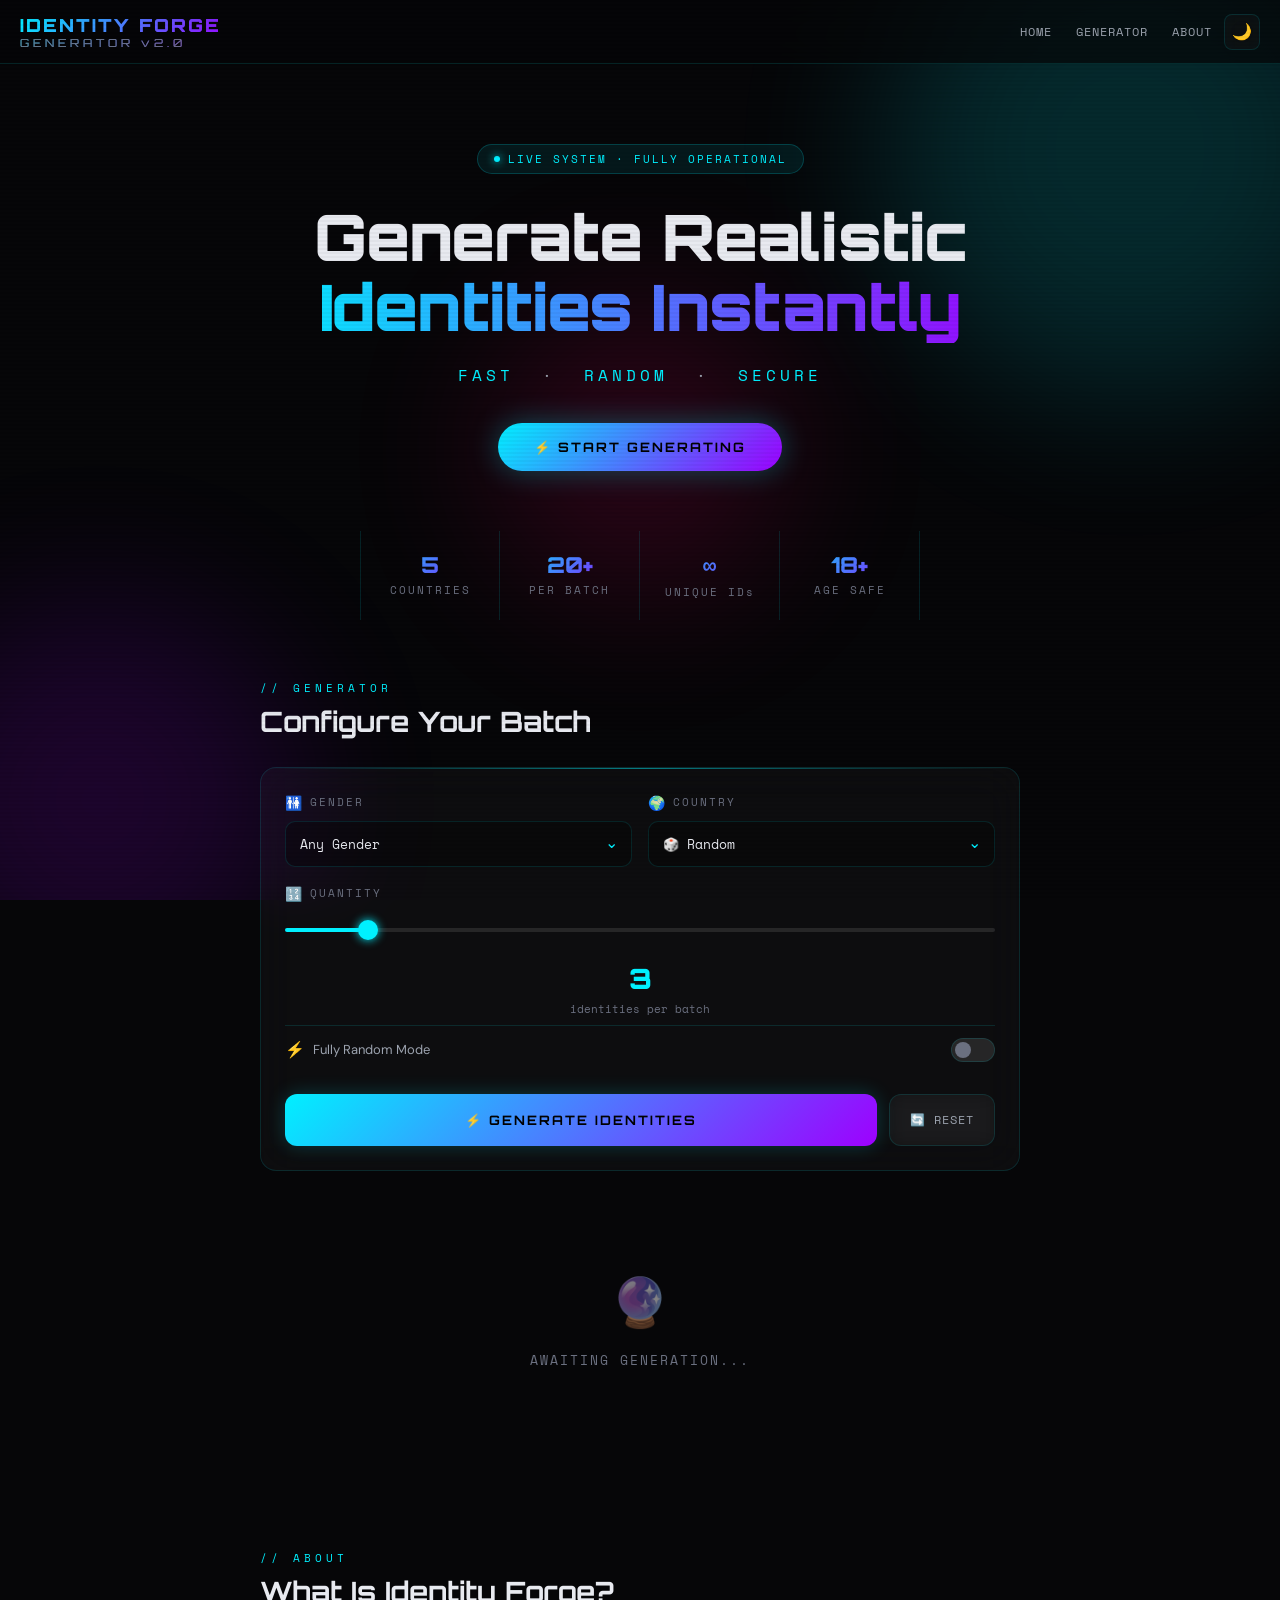
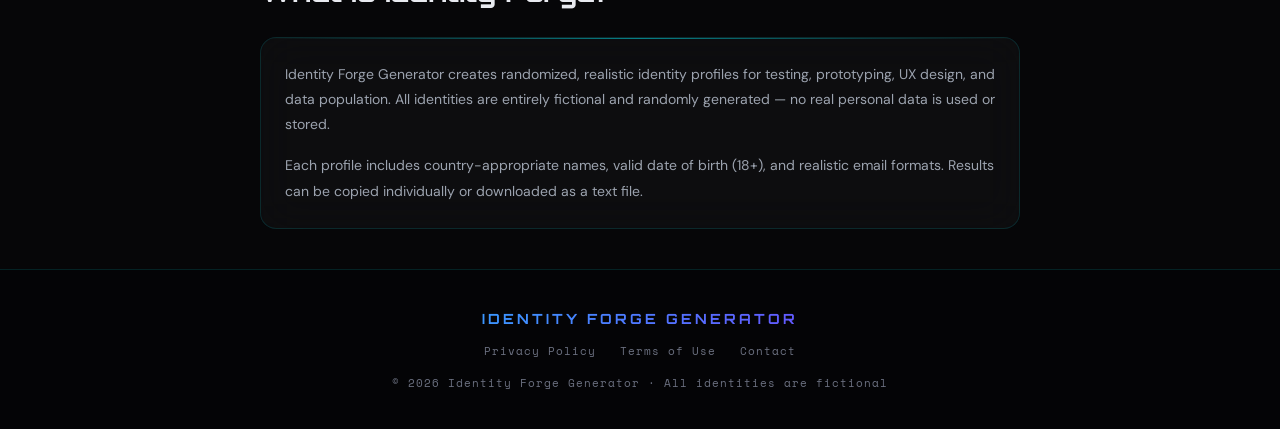
<file: identity-forge.html>
<!DOCTYPE html>
<html lang="en">
<head>
<meta charset="UTF-8">
<meta name="viewport" content="width=device-width, initial-scale=1.0">
<title>Identity Forge — Generate Realistic Identities</title>
<link rel="preconnect" href="https://fonts.googleapis.com">
<link href="https://fonts.googleapis.com/css2?family=Orbitron:wght@400;700;900&family=Space+Mono:ital,wght@0,400;0,700;1,400&family=DM+Sans:wght@300;400;500&display=swap" rel="stylesheet">
<style>
  :root {
    --bg: #060608;
    --bg2: #0d0d12;
    --card: rgba(255,255,255,0.03);
    --card-border: rgba(0,240,255,0.12);
    --neon: #00f0ff;
    --neon2: #9d00ff;
    --neon3: #ff006e;
    --text: #e8eaf0;
    --text-dim: #6b7080;
    --text-mid: #9ca3af;
    --glow: 0 0 20px rgba(0,240,255,0.3);
    --glow2: 0 0 20px rgba(157,0,255,0.3);
    --radius: 16px;
    --font-display: 'Orbitron', monospace;
    --font-mono: 'Space Mono', monospace;
    --font-body: 'DM Sans', sans-serif;
  }
  .light {
    --bg: #f0f2f8;
    --bg2: #e4e8f2;
    --card: rgba(255,255,255,0.7);
    --card-border: rgba(0,150,200,0.2);
    --text: #0d0d1a;
    --text-dim: #6b7080;
    --text-mid: #4a5060;
    --neon: #0080cc;
    --neon2: #7000cc;
    --glow: 0 0 20px rgba(0,128,204,0.2);
  }

  * { box-sizing: border-box; margin: 0; padding: 0; }

  body {
    background: var(--bg);
    color: var(--text);
    font-family: var(--font-body);
    min-height: 100vh;
    overflow-x: hidden;
    transition: background 0.3s, color 0.3s;
  }

  /* ── SCANLINES ── */
  body::before {
    content: '';
    position: fixed;
    inset: 0;
    background: repeating-linear-gradient(
      0deg,
      transparent,
      transparent 2px,
      rgba(0,0,0,0.03) 2px,
      rgba(0,0,0,0.03) 4px
    );
    pointer-events: none;
    z-index: 1000;
  }

  /* ── ANIMATED BG ── */
  .bg-orbs {
    position: fixed;
    inset: 0;
    pointer-events: none;
    z-index: 0;
    overflow: hidden;
  }
  .orb {
    position: absolute;
    border-radius: 50%;
    filter: blur(80px);
    animation: orbFloat 20s infinite alternate ease-in-out;
    opacity: 0.15;
  }
  .orb1 { width: 500px; height: 500px; background: var(--neon); top: -100px; right: -100px; animation-delay: 0s; }
  .orb2 { width: 400px; height: 400px; background: var(--neon2); bottom: -100px; left: -100px; animation-delay: -7s; }
  .orb3 { width: 300px; height: 300px; background: var(--neon3); top: 50%; left: 50%; transform: translate(-50%,-50%); animation-delay: -14s; }
  @keyframes orbFloat {
    from { transform: translate(0,0) scale(1); }
    to { transform: translate(40px,60px) scale(1.1); }
  }
  .orb3 { animation-name: orbFloat3; }
  @keyframes orbFloat3 {
    from { transform: translate(-50%,-50%) scale(0.9); }
    to { transform: translate(calc(-50% + 60px), calc(-50% - 40px)) scale(1.2); }
  }

  /* ── HEADER ── */
  header {
    position: sticky;
    top: 0;
    z-index: 100;
    padding: 0 20px;
    height: 64px;
    display: flex;
    align-items: center;
    justify-content: space-between;
    backdrop-filter: blur(20px);
    -webkit-backdrop-filter: blur(20px);
    background: rgba(6,6,8,0.7);
    border-bottom: 1px solid var(--card-border);
  }
  .light header { background: rgba(240,242,248,0.8); }

  .logo {
    font-family: var(--font-display);
    font-size: 18px;
    font-weight: 900;
    letter-spacing: 2px;
    background: linear-gradient(135deg, var(--neon), var(--neon2));
    -webkit-background-clip: text;
    -webkit-text-fill-color: transparent;
    background-clip: text;
    text-decoration: none;
    cursor: pointer;
  }
  .logo span { font-size: 11px; display: block; color: var(--text-dim); -webkit-text-fill-color: var(--text-dim); letter-spacing: 4px; font-weight: 400; }

  .header-right { display: flex; align-items: center; gap: 12px; }

  nav { display: none; gap: 24px; }
  nav a {
    font-family: var(--font-mono);
    font-size: 12px;
    color: var(--text-mid);
    text-decoration: none;
    letter-spacing: 1px;
    transition: color 0.2s;
    cursor: pointer;
  }
  nav a:hover { color: var(--neon); }
  @media (min-width: 768px) { nav { display: flex; } }

  .theme-btn {
    width: 36px; height: 36px;
    border: 1px solid var(--card-border);
    border-radius: 8px;
    background: var(--card);
    color: var(--text-mid);
    cursor: pointer;
    display: flex; align-items: center; justify-content: center;
    font-size: 16px;
    transition: all 0.2s;
    backdrop-filter: blur(10px);
  }
  .theme-btn:hover { border-color: var(--neon); color: var(--neon); }

  .hamburger {
    width: 36px; height: 36px;
    border: 1px solid var(--card-border);
    border-radius: 8px;
    background: var(--card);
    cursor: pointer;
    display: flex; flex-direction: column;
    align-items: center; justify-content: center; gap: 5px;
  }
  .hamburger span {
    display: block; width: 18px; height: 1.5px;
    background: var(--text-mid);
    transition: all 0.3s;
  }
  .hamburger.open span:nth-child(1) { transform: rotate(45deg) translate(4.5px, 4.5px); }
  .hamburger.open span:nth-child(2) { opacity: 0; }
  .hamburger.open span:nth-child(3) { transform: rotate(-45deg) translate(4.5px, -4.5px); }
  @media (min-width: 768px) { .hamburger { display: none; } }

  /* Mobile nav */
  .mobile-nav {
    position: fixed;
    top: 64px; left: 0; right: 0;
    background: rgba(6,6,8,0.97);
    backdrop-filter: blur(20px);
    border-bottom: 1px solid var(--card-border);
    padding: 20px;
    display: flex; flex-direction: column; gap: 16px;
    transform: translateY(-100%);
    opacity: 0;
    transition: all 0.3s ease;
    z-index: 99;
  }
  .light .mobile-nav { background: rgba(240,242,248,0.97); }
  .mobile-nav.open { transform: translateY(0); opacity: 1; }
  .mobile-nav a {
    font-family: var(--font-mono);
    font-size: 14px;
    color: var(--text-mid);
    text-decoration: none;
    padding: 12px 0;
    border-bottom: 1px solid var(--card-border);
    cursor: pointer;
    transition: color 0.2s;
  }
  .mobile-nav a:hover { color: var(--neon); }

  /* ── MAIN WRAPPER ── */
  main { position: relative; z-index: 1; }

  /* ── HERO ── */
  .hero {
    padding: 80px 20px 60px;
    text-align: center;
    position: relative;
    overflow: hidden;
  }

  .hero-badge {
    display: inline-flex;
    align-items: center;
    gap: 8px;
    background: rgba(0,240,255,0.08);
    border: 1px solid rgba(0,240,255,0.2);
    border-radius: 100px;
    padding: 6px 16px;
    font-family: var(--font-mono);
    font-size: 11px;
    color: var(--neon);
    letter-spacing: 2px;
    margin-bottom: 28px;
    animation: fadeSlideDown 0.6s ease both;
  }
  .hero-badge::before {
    content: '';
    width: 6px; height: 6px;
    border-radius: 50%;
    background: var(--neon);
    box-shadow: 0 0 8px var(--neon);
    animation: pulse 2s infinite;
  }
  @keyframes pulse { 0%,100% { opacity: 1; } 50% { opacity: 0.3; } }

  .hero h1 {
    font-family: var(--font-display);
    font-size: clamp(28px, 7vw, 64px);
    font-weight: 900;
    line-height: 1.1;
    letter-spacing: -1px;
    margin-bottom: 20px;
    animation: fadeSlideDown 0.6s 0.1s ease both;
  }
  .hero h1 .line1 { display: block; color: var(--text); }
  .hero h1 .line2 {
    display: block;
    background: linear-gradient(90deg, var(--neon), var(--neon2), var(--neon3));
    -webkit-background-clip: text;
    -webkit-text-fill-color: transparent;
    background-clip: text;
    background-size: 200% auto;
    animation: gradientShift 3s linear infinite, fadeSlideDown 0.6s 0.1s ease both;
  }
  @keyframes gradientShift { from { background-position: 0% center; } to { background-position: 200% center; } }

  .hero-sub {
    font-size: 16px;
    color: var(--text-mid);
    letter-spacing: 4px;
    font-family: var(--font-mono);
    margin-bottom: 36px;
    animation: fadeSlideDown 0.6s 0.2s ease both;
  }
  .hero-sub span { color: var(--neon); }

  .hero-cta {
    display: inline-flex;
    align-items: center;
    gap: 10px;
    padding: 16px 36px;
    background: linear-gradient(135deg, var(--neon), var(--neon2));
    color: #000;
    font-family: var(--font-display);
    font-size: 13px;
    font-weight: 700;
    letter-spacing: 2px;
    border: none;
    border-radius: 100px;
    cursor: pointer;
    text-decoration: none;
    animation: fadeSlideDown 0.6s 0.3s ease both;
    transition: transform 0.2s, box-shadow 0.2s;
    box-shadow: 0 0 30px rgba(0,240,255,0.3);
  }
  .hero-cta:hover { transform: translateY(-2px) scale(1.03); box-shadow: 0 0 50px rgba(0,240,255,0.5); }

  @keyframes fadeSlideDown { from { opacity: 0; transform: translateY(-20px); } to { opacity: 1; transform: translateY(0); } }

  /* ── STATS ROW ── */
  .stats-row {
    display: flex;
    justify-content: center;
    gap: 0;
    padding: 0 20px 60px;
    overflow-x: auto;
  }
  .stat {
    flex: 1;
    max-width: 140px;
    text-align: center;
    padding: 20px 10px;
    border-right: 1px solid var(--card-border);
  }
  .stat:first-child { border-left: 1px solid var(--card-border); }
  .stat-val {
    font-family: var(--font-display);
    font-size: 22px;
    font-weight: 900;
    background: linear-gradient(135deg, var(--neon), var(--neon2));
    -webkit-background-clip: text;
    -webkit-text-fill-color: transparent;
    background-clip: text;
  }
  .stat-lbl { font-size: 11px; color: var(--text-dim); letter-spacing: 2px; margin-top: 4px; font-family: var(--font-mono); }

  /* ── SECTION ── */
  section { padding: 0 20px 40px; max-width: 800px; margin: 0 auto; }
  section#generator { padding-top: 0; }

  .section-label {
    font-family: var(--font-mono);
    font-size: 11px;
    color: var(--neon);
    letter-spacing: 4px;
    text-transform: uppercase;
    margin-bottom: 8px;
  }
  .section-title {
    font-family: var(--font-display);
    font-size: clamp(20px, 4vw, 28px);
    font-weight: 700;
    margin-bottom: 28px;
    color: var(--text);
  }

  /* ── GLASS CARD ── */
  .glass {
    background: var(--card);
    border: 1px solid var(--card-border);
    border-radius: var(--radius);
    backdrop-filter: blur(20px);
    -webkit-backdrop-filter: blur(20px);
    padding: 24px;
    position: relative;
    overflow: hidden;
  }
  .glass::before {
    content: '';
    position: absolute;
    top: 0; left: 0; right: 0;
    height: 1px;
    background: linear-gradient(90deg, transparent, var(--neon), transparent);
    opacity: 0.5;
  }

  /* ── FORM CONTROLS ── */
  .controls-grid {
    display: grid;
    gap: 16px;
    grid-template-columns: 1fr 1fr;
  }
  @media (max-width: 500px) { .controls-grid { grid-template-columns: 1fr; } }

  .field { display: flex; flex-direction: column; gap: 8px; }
  .field.full { grid-column: 1 / -1; }

  label {
    font-family: var(--font-mono);
    font-size: 11px;
    color: var(--text-dim);
    letter-spacing: 2px;
    text-transform: uppercase;
    display: flex; align-items: center; gap: 6px;
  }
  label .lbl-icon { font-size: 14px; }

  select, input[type=range] {
    width: 100%;
    background: rgba(0,0,0,0.3);
    border: 1px solid var(--card-border);
    border-radius: 10px;
    color: var(--text);
    font-family: var(--font-mono);
    font-size: 13px;
    padding: 12px 14px;
    -webkit-appearance: none;
    appearance: none;
    cursor: pointer;
    transition: border-color 0.2s;
  }
  .light select { background: rgba(255,255,255,0.5); }
  select:focus, input[type=range]:focus { outline: none; border-color: var(--neon); box-shadow: 0 0 0 3px rgba(0,240,255,0.1); }
  select option { background: #0d0d12; color: var(--text); }

  /* Custom select arrow */
  .select-wrap { position: relative; }
  .select-wrap::after {
    content: '⌄';
    position: absolute;
    right: 14px; top: 50%; transform: translateY(-55%);
    color: var(--neon); font-size: 16px;
    pointer-events: none;
  }

  /* Range slider */
  .range-wrap { position: relative; }
  input[type=range] {
    padding: 0;
    height: 36px;
    background: transparent;
    border: none;
  }
  input[type=range]::-webkit-slider-runnable-track {
    height: 4px;
    background: linear-gradient(90deg, var(--neon) var(--val, 50%), rgba(255,255,255,0.1) var(--val, 50%));
    border-radius: 2px;
  }
  input[type=range]::-webkit-slider-thumb {
    -webkit-appearance: none;
    width: 20px; height: 20px;
    border-radius: 50%;
    background: var(--neon);
    box-shadow: 0 0 10px var(--neon);
    cursor: pointer;
    margin-top: -8px;
  }
  input[type=range]::-moz-range-track {
    height: 4px;
    background: rgba(255,255,255,0.1);
    border-radius: 2px;
  }
  input[type=range]::-moz-range-progress { background: var(--neon); border-radius: 2px; }
  input[type=range]::-moz-range-thumb {
    width: 20px; height: 20px;
    border-radius: 50%;
    background: var(--neon);
    border: none;
    box-shadow: 0 0 10px var(--neon);
  }

  .range-val {
    font-family: var(--font-display);
    font-size: 28px;
    font-weight: 900;
    color: var(--neon);
    text-align: center;
    line-height: 1;
    margin-top: 4px;
  }
  .range-hint { font-size: 11px; color: var(--text-dim); text-align: center; font-family: var(--font-mono); }

  /* ── TOGGLE ── */
  .toggle-row {
    display: flex;
    align-items: center;
    justify-content: space-between;
    padding: 12px 0;
    border-top: 1px solid var(--card-border);
    margin-top: 8px;
  }
  .toggle-label { font-size: 13px; color: var(--text-mid); display: flex; align-items: center; gap: 8px; }
  .toggle-label span { font-size: 16px; }
  .toggle {
    position: relative; width: 44px; height: 24px; cursor: pointer;
  }
  .toggle input { opacity: 0; width: 0; height: 0; }
  .slider-toggle {
    position: absolute; inset: 0;
    background: rgba(255,255,255,0.1);
    border-radius: 24px;
    border: 1px solid var(--card-border);
    transition: 0.3s;
  }
  .slider-toggle::before {
    content: '';
    position: absolute;
    width: 16px; height: 16px;
    left: 3px; top: 3px;
    background: var(--text-dim);
    border-radius: 50%;
    transition: 0.3s;
  }
  .toggle input:checked + .slider-toggle { background: rgba(0,240,255,0.2); border-color: var(--neon); }
  .toggle input:checked + .slider-toggle::before { transform: translateX(20px); background: var(--neon); box-shadow: 0 0 8px var(--neon); }

  /* ── BUTTONS ── */
  .btn-row { display: flex; gap: 12px; margin-top: 20px; flex-wrap: wrap; }

  .btn-primary {
    flex: 1; min-width: 200px;
    padding: 16px 24px;
    background: linear-gradient(135deg, var(--neon), var(--neon2));
    color: #000;
    font-family: var(--font-display);
    font-size: 13px;
    font-weight: 700;
    letter-spacing: 2px;
    border: none;
    border-radius: 12px;
    cursor: pointer;
    transition: transform 0.2s, box-shadow 0.2s, opacity 0.2s;
    box-shadow: 0 0 20px rgba(0,240,255,0.2);
    display: flex; align-items: center; justify-content: center; gap: 8px;
    min-height: 52px;
    position: relative;
    overflow: hidden;
  }
  .btn-primary::after {
    content: '';
    position: absolute;
    inset: 0;
    background: linear-gradient(135deg, rgba(255,255,255,0.2), transparent);
    opacity: 0;
    transition: opacity 0.2s;
  }
  .btn-primary:hover { transform: translateY(-2px); box-shadow: 0 0 40px rgba(0,240,255,0.4); }
  .btn-primary:hover::after { opacity: 1; }
  .btn-primary:active { transform: translateY(0); }
  .btn-primary:disabled { opacity: 0.5; cursor: not-allowed; transform: none; }

  .btn-secondary {
    padding: 16px 20px;
    background: var(--card);
    color: var(--text-mid);
    font-family: var(--font-mono);
    font-size: 12px;
    letter-spacing: 1px;
    border: 1px solid var(--card-border);
    border-radius: 12px;
    cursor: pointer;
    transition: all 0.2s;
    min-height: 52px;
    display: flex; align-items: center; gap: 8px;
    backdrop-filter: blur(10px);
  }
  .btn-secondary:hover { border-color: var(--neon); color: var(--neon); }

  /* ── LOADING SPINNER ── */
  .spinner {
    width: 18px; height: 18px;
    border: 2px solid rgba(0,0,0,0.3);
    border-top-color: #000;
    border-radius: 50%;
    animation: spin 0.6s linear infinite;
    display: none;
  }
  .loading .spinner { display: block; }
  .loading .btn-text { display: none; }
  @keyframes spin { to { transform: rotate(360deg); } }

  /* ── OUTPUT SECTION ── */
  #output { padding-bottom: 120px; }

  .output-header {
    display: flex;
    align-items: center;
    justify-content: space-between;
    flex-wrap: wrap;
    gap: 12px;
    margin-bottom: 20px;
  }
  .output-count {
    font-family: var(--font-mono);
    font-size: 12px;
    color: var(--text-dim);
    letter-spacing: 1px;
  }
  .output-count strong { color: var(--neon); font-size: 16px; }

  .output-actions { display: flex; gap: 8px; flex-wrap: wrap; }

  .btn-sm {
    padding: 8px 14px;
    background: var(--card);
    color: var(--text-mid);
    font-family: var(--font-mono);
    font-size: 11px;
    letter-spacing: 1px;
    border: 1px solid var(--card-border);
    border-radius: 8px;
    cursor: pointer;
    transition: all 0.2s;
    display: flex; align-items: center; gap: 6px;
    backdrop-filter: blur(10px);
    white-space: nowrap;
  }
  .btn-sm:hover { border-color: var(--neon); color: var(--neon); }

  /* ── IDENTITY CARDS ── */
  .cards-grid { display: grid; gap: 16px; }

  .id-card {
    background: var(--card);
    border: 1px solid var(--card-border);
    border-radius: var(--radius);
    backdrop-filter: blur(20px);
    padding: 20px;
    position: relative;
    overflow: hidden;
    animation: cardAppear 0.4s ease both;
    transition: border-color 0.2s, transform 0.2s;
  }
  .id-card:hover { border-color: rgba(0,240,255,0.3); transform: translateY(-2px); }

  @keyframes cardAppear {
    from { opacity: 0; transform: translateY(20px) scale(0.97); }
    to { opacity: 1; transform: translateY(0) scale(1); }
  }

  .id-card::before {
    content: '';
    position: absolute;
    top: 0; left: 0; right: 0;
    height: 2px;
    background: linear-gradient(90deg, var(--neon), var(--neon2), var(--neon3));
    opacity: 0.6;
  }

  .id-card-header {
    display: flex;
    align-items: flex-start;
    justify-content: space-between;
    margin-bottom: 16px;
  }

  .id-num {
    font-family: var(--font-mono);
    font-size: 11px;
    color: var(--neon);
    letter-spacing: 2px;
    margin-bottom: 4px;
  }

  .id-name {
    font-family: var(--font-display);
    font-size: 18px;
    font-weight: 700;
    color: var(--text);
    letter-spacing: 1px;
  }

  .id-copy-btn {
    padding: 8px 12px;
    background: rgba(0,240,255,0.08);
    border: 1px solid rgba(0,240,255,0.2);
    border-radius: 8px;
    color: var(--neon);
    font-family: var(--font-mono);
    font-size: 11px;
    cursor: pointer;
    transition: all 0.2s;
    white-space: nowrap;
    display: flex; align-items: center; gap: 6px;
    flex-shrink: 0;
  }
  .id-copy-btn:hover { background: rgba(0,240,255,0.15); }
  .id-copy-btn.copied { background: rgba(0,255,128,0.1); border-color: rgba(0,255,128,0.3); color: #00ff80; }

  .id-fields {
    display: grid;
    grid-template-columns: 1fr 1fr;
    gap: 10px;
  }
  @media (max-width: 400px) { .id-fields { grid-template-columns: 1fr; } }

  .id-field {
    display: flex;
    flex-direction: column;
    gap: 3px;
    padding: 10px 12px;
    background: rgba(0,0,0,0.2);
    border-radius: 8px;
    border: 1px solid rgba(255,255,255,0.04);
  }
  .light .id-field { background: rgba(0,0,0,0.04); }

  .id-field.wide { grid-column: 1 / -1; }

  .id-field-lbl {
    font-family: var(--font-mono);
    font-size: 10px;
    color: var(--text-dim);
    letter-spacing: 2px;
    text-transform: uppercase;
    display: flex; align-items: center; gap: 4px;
  }
  .id-field-val {
    font-family: var(--font-mono);
    font-size: 13px;
    color: var(--text);
    word-break: break-all;
  }
  .id-field-val.email { color: var(--neon); }

  /* ── SHIMMER SKELETON ── */
  .skeleton-card {
    background: var(--card);
    border: 1px solid var(--card-border);
    border-radius: var(--radius);
    padding: 20px;
    animation: shimmer 1.5s infinite;
  }
  .skel-line {
    height: 14px;
    border-radius: 4px;
    background: linear-gradient(90deg, rgba(255,255,255,0.05) 25%, rgba(255,255,255,0.1) 50%, rgba(255,255,255,0.05) 75%);
    background-size: 200% 100%;
    animation: shimmerSlide 1.5s infinite;
    margin-bottom: 10px;
  }
  .skel-line:last-child { margin-bottom: 0; }
  @keyframes shimmerSlide { from { background-position: 200% 0; } to { background-position: -200% 0; } }

  /* ── EMPTY STATE ── */
  .empty-state {
    text-align: center;
    padding: 60px 20px;
    color: var(--text-dim);
  }
  .empty-icon {
    font-size: 48px;
    margin-bottom: 16px;
    opacity: 0.5;
    display: block;
  }
  .empty-state p { font-family: var(--font-mono); font-size: 13px; letter-spacing: 2px; }

  /* ── TOAST ── */
  .toast {
    position: fixed;
    bottom: 90px; left: 50%; transform: translateX(-50%) translateY(20px);
    background: rgba(0,255,128,0.1);
    border: 1px solid rgba(0,255,128,0.3);
    border-radius: 100px;
    padding: 10px 20px;
    font-family: var(--font-mono);
    font-size: 12px;
    color: #00ff80;
    letter-spacing: 1px;
    opacity: 0;
    transition: all 0.3s;
    z-index: 999;
    white-space: nowrap;
    backdrop-filter: blur(10px);
    pointer-events: none;
  }
  .toast.show { opacity: 1; transform: translateX(-50%) translateY(0); }

  /* ── STICKY GENERATE BUTTON ── */
  .sticky-gen {
    position: fixed;
    bottom: 0; left: 0; right: 0;
    padding: 16px 20px;
    background: rgba(6,6,8,0.9);
    backdrop-filter: blur(20px);
    border-top: 1px solid var(--card-border);
    z-index: 50;
    display: flex; gap: 10px;
  }
  .light .sticky-gen { background: rgba(240,242,248,0.9); }
  .sticky-gen .btn-primary { flex: 1; }
  @media (min-width: 768px) { .sticky-gen { display: none; } }

  /* ── FOOTER ── */
  footer {
    padding: 40px 20px 100px;
    text-align: center;
    border-top: 1px solid var(--card-border);
    background: rgba(0,0,0,0.2);
    position: relative;
    z-index: 1;
  }
  @media (min-width: 768px) { footer { padding-bottom: 40px; } }
  .footer-logo {
    font-family: var(--font-display);
    font-size: 14px;
    font-weight: 700;
    background: linear-gradient(135deg, var(--neon), var(--neon2));
    -webkit-background-clip: text;
    -webkit-text-fill-color: transparent;
    background-clip: text;
    margin-bottom: 16px;
    letter-spacing: 3px;
  }
  .footer-links { display: flex; justify-content: center; gap: 24px; flex-wrap: wrap; margin-bottom: 16px; }
  .footer-links a {
    font-family: var(--font-mono);
    font-size: 11px;
    color: var(--text-dim);
    text-decoration: none;
    letter-spacing: 1px;
    transition: color 0.2s;
    cursor: pointer;
  }
  .footer-links a:hover { color: var(--neon); }
  .footer-copy { font-family: var(--font-mono); font-size: 11px; color: var(--text-dim); letter-spacing: 1px; }

  /* ── SCROLL REVEAL ── */
  .reveal { opacity: 0; transform: translateY(30px); transition: opacity 0.6s ease, transform 0.6s ease; }
  .reveal.visible { opacity: 1; transform: translateY(0); }
</style>
</head>
<body>

<!-- Animated background -->
<div class="bg-orbs">
  <div class="orb orb1"></div>
  <div class="orb orb2"></div>
  <div class="orb orb3"></div>
</div>

<!-- Header -->
<header>
  <div class="logo" onclick="scrollToHero()">
    IDENTITY FORGE
    <span>GENERATOR v2.0</span>
  </div>
  <div class="header-right">
    <nav>
      <a onclick="scrollToHero()">HOME</a>
      <a onclick="scrollToGenerator()">GENERATOR</a>
      <a onclick="scrollToAbout()">ABOUT</a>
    </nav>
    <button class="theme-btn" id="themeBtn" onclick="toggleTheme()" title="Toggle theme">🌙</button>
    <button class="hamburger" id="hamburger" onclick="toggleMenu()">
      <span></span><span></span><span></span>
    </button>
  </div>
</header>

<!-- Mobile Nav -->
<div class="mobile-nav" id="mobileNav">
  <a onclick="scrollToHero(); closeMenu()">⚡ HOME</a>
  <a onclick="scrollToGenerator(); closeMenu()">🔧 GENERATOR</a>
  <a onclick="scrollToAbout(); closeMenu()">ℹ️ ABOUT</a>
</div>

<main>
  <!-- Hero -->
  <section class="hero" id="hero">
    <div class="hero-badge">LIVE SYSTEM · FULLY OPERATIONAL</div>
    <h1>
      <span class="line1">Generate Realistic</span>
      <span class="line2">Identities Instantly</span>
    </h1>
    <p class="hero-sub"><span>FAST</span> &nbsp;·&nbsp; <span>RANDOM</span> &nbsp;·&nbsp; <span>SECURE</span></p>
    <a class="hero-cta" onclick="scrollToGenerator()">⚡ START GENERATING</a>
  </section>

  <!-- Stats -->
  <div class="stats-row reveal">
    <div class="stat"><div class="stat-val">5</div><div class="stat-lbl">COUNTRIES</div></div>
    <div class="stat"><div class="stat-val">20+</div><div class="stat-lbl">PER BATCH</div></div>
    <div class="stat"><div class="stat-val">∞</div><div class="stat-lbl">UNIQUE IDs</div></div>
    <div class="stat"><div class="stat-val">18+</div><div class="stat-lbl">AGE SAFE</div></div>
  </div>

  <!-- Generator -->
  <section id="generator">
    <div class="section-label">// GENERATOR</div>
    <div class="section-title">Configure Your Batch</div>

    <div class="glass reveal">
      <div class="controls-grid">
        <div class="field">
          <label><span class="lbl-icon">🚻</span> GENDER</label>
          <div class="select-wrap">
            <select id="genderSelect">
              <option value="any">Any Gender</option>
              <option value="male">Male</option>
              <option value="female">Female</option>
            </select>
          </div>
        </div>

        <div class="field">
          <label><span class="lbl-icon">🌍</span> COUNTRY</label>
          <div class="select-wrap">
            <select id="countrySelect">
              <option value="random">🎲 Random</option>
              <option value="usa">🇺🇸 United States</option>
              <option value="uk">🇬🇧 United Kingdom</option>
              <option value="canada">🇨🇦 Canada</option>
              <option value="germany">🇩🇪 Germany</option>
              <option value="australia">🇦🇺 Australia</option>
            </select>
          </div>
        </div>

        <div class="field full">
          <label><span class="lbl-icon">🔢</span> QUANTITY</label>
          <div class="range-wrap">
            <input type="range" id="quantityRange" min="1" max="20" value="3" oninput="updateRange(this)">
          </div>
          <div class="range-val" id="rangeVal">3</div>
          <div class="range-hint">identities per batch</div>
        </div>
      </div>

      <div class="toggle-row">
        <div class="toggle-label"><span>⚡</span> Fully Random Mode</div>
        <label class="toggle">
          <input type="checkbox" id="fullRandomToggle">
          <span class="slider-toggle"></span>
        </label>
      </div>

      <!-- Desktop buttons only -->
      <div class="btn-row" id="desktopBtns" style="display:flex">
        <button class="btn-primary" id="genBtn" onclick="handleGenerate()">
          <div class="spinner"></div>
          <span class="btn-text">⚡ GENERATE IDENTITIES</span>
        </button>
        <button class="btn-secondary" onclick="handleReset()">🔄 RESET</button>
      </div>
    </div>
  </section>

  <!-- Output -->
  <section id="output">
    <div class="output-header" id="outputHeader" style="display:none">
      <div class="output-count">
        <strong id="outputCount">0</strong> <span style="color:var(--text-dim); font-family:var(--font-mono); font-size:12px; letter-spacing:1px"> IDENTITIES GENERATED</span>
      </div>
      <div class="output-actions">
        <button class="btn-sm" onclick="copyAll()">📋 COPY ALL</button>
        <button class="btn-sm" onclick="downloadTXT()">💾 DOWNLOAD TXT</button>
        <button class="btn-sm" onclick="clearOutput()">🗑 CLEAR</button>
      </div>
    </div>

    <div class="cards-grid" id="cardsGrid">
      <div class="empty-state" id="emptyState">
        <span class="empty-icon">🔮</span>
        <p>AWAITING GENERATION...</p>
      </div>
    </div>
  </section>

  <!-- About -->
  <section id="about" class="reveal">
    <div class="section-label">// ABOUT</div>
    <div class="section-title">What Is Identity Forge?</div>
    <div class="glass">
      <p style="color:var(--text-mid); line-height:1.8; font-size:14px; margin-bottom:16px">
        Identity Forge Generator creates randomized, realistic identity profiles for testing, prototyping, UX design, and data population. All identities are entirely fictional and randomly generated — no real personal data is used or stored.
      </p>
      <p style="color:var(--text-mid); line-height:1.8; font-size:14px">
        Each profile includes country-appropriate names, valid date of birth (18+), and realistic email formats. Results can be copied individually or downloaded as a text file.
      </p>
    </div>
  </section>
</main>

<!-- Footer -->
<footer>
  <div class="footer-logo">IDENTITY FORGE GENERATOR</div>
  <div class="footer-links">
    <a>Privacy Policy</a>
    <a>Terms of Use</a>
    <a>Contact</a>
  </div>
  <p class="footer-copy">© 2026 Identity Forge Generator · All identities are fictional</p>
</footer>

<!-- Sticky generate button (mobile) -->
<div class="sticky-gen">
  <button class="btn-primary" onclick="handleGenerate()">
    <div class="spinner"></div>
    <span class="btn-text">⚡ GENERATE</span>
  </button>
  <button class="btn-secondary" onclick="handleReset()">🔄</button>
</div>

<!-- Toast -->
<div class="toast" id="toast"></div>

<script>
// ─── DATA ───────────────────────────────────────────────
const DATA = {
  usa: {
    flag: '🇺🇸',
    label: 'United States',
    male: ['James','Michael','Robert','David','William','Joseph','Charles','Thomas','Daniel','Matthew','Christopher','Andrew'],
    female: ['Emma','Olivia','Ava','Isabella','Sophia','Mia','Charlotte','Amelia','Harper','Evelyn','Abigail','Emily'],
    last: ['Smith','Johnson','Williams','Brown','Jones','Garcia','Miller','Davis','Wilson','Taylor','Anderson','Thomas'],
    domains: ['gmail.com','outlook.com','yahoo.com','hotmail.com']
  },
  uk: {
    flag: '🇬🇧',
    label: 'United Kingdom',
    male: ['Oliver','George','Harry','Jack','Noah','Charlie','Jacob','Freddie','Alfie','Oscar','Henry','Archie'],
    female: ['Amelia','Isla','Olivia','Emily','Ava','Jessica','Lily','Sophie','Grace','Freya','Poppy','Isabella'],
    last: ['Brown','Taylor','Davies','Wilson','Evans','Thomas','Roberts','Johnson','Walker','Wright','Robinson','Thompson'],
    domains: ['gmail.com','outlook.com','yahoo.co.uk','hotmail.co.uk']
  },
  canada: {
    flag: '🇨🇦',
    label: 'Canada',
    male: ['Liam','Noah','Oliver','William','Benjamin','James','Elijah','Lucas','Mason','Logan','Ethan','Jackson'],
    female: ['Ava','Sophia','Isabella','Emma','Charlotte','Mia','Amelia','Lily','Zoe','Abigail','Ella','Scarlett'],
    last: ['Martin','Lee','Singh','Kumar','Tremblay','Gagnon','Brown','Roy','Wilson','MacDonald','Campbell','Stewart'],
    domains: ['gmail.com','outlook.com','yahoo.ca','hotmail.com']
  },
  germany: {
    flag: '🇩🇪',
    label: 'Germany',
    male: ['Lukas','Felix','Leon','Jonas','Paul','Elias','Noah','Ben','Finn','Niklas','Luca','Julian'],
    female: ['Mia','Hannah','Emma','Sofia','Lena','Lea','Anna','Laura','Clara','Lina','Sarah','Julia'],
    last: ['Müller','Schmidt','Schneider','Fischer','Weber','Meyer','Wagner','Becker','Schulz','Hoffmann','Schäfer','Koch'],
    domains: ['gmail.com','outlook.com','web.de','gmx.de']
  },
  australia: {
    flag: '🇦🇺',
    label: 'Australia',
    male: ['Jack','Oliver','Noah','William','Liam','Lucas','Thomas','Henry','Charlie','James','Ethan','Max'],
    female: ['Charlotte','Olivia','Ava','Mia','Amelia','Lily','Grace','Sophie','Isabella','Zoe','Emily','Ruby'],
    last: ['Wilson','Harris','Martin','Clark','Thompson','White','Lewis','Lee','Walker','Hall','Young','Allen'],
    domains: ['gmail.com','outlook.com','yahoo.com.au','hotmail.com']
  }
};

const COUNTRIES = Object.keys(DATA);
let generatedIdentities = [];

// ─── UTILS ───────────────────────────────────────────────
function randomItem(arr) { return arr[Math.floor(Math.random() * arr.length)]; }
function randomInt(min, max) { return Math.floor(Math.random() * (max - min + 1)) + min; }
function pad2(n) { return String(n).padStart(2,'0'); }

// ─── CORE GENERATORS ─────────────────────────────────────
function generateDOB() {
  const year = new Date().getFullYear() - randomInt(18, 62);
  const month = randomInt(1, 12);
  const day = randomInt(1, 28);
  return `${year}-${pad2(month)}-${pad2(day)}`;
}

function calcAge(dob) {
  const birth = new Date(dob);
  const now = new Date();
  let age = now.getFullYear() - birth.getFullYear();
  const m = now.getMonth() - birth.getMonth();
  if (m < 0 || (m === 0 && now.getDate() < birth.getDate())) age--;
  return age;
}

function generateEmail(first, last, country) {
  const c = DATA[country];
  const domain = randomItem(c.domains);
  const num = randomInt(10, 99);
  const formats = [
    `${first.toLowerCase()}.${last.toLowerCase()}${num}@${domain}`,
    `${first.toLowerCase()}${last.toLowerCase()}${num}@${domain}`,
    `${first.toLowerCase()[0]}${last.toLowerCase()}${num}@${domain}`,
    `${last.toLowerCase()}.${first.toLowerCase()}@${domain}`,
  ];
  return randomItem(formats);
}

function generateIdentity(genderPref, countryPref, index, usedCombos) {
  const country = countryPref === 'random' ? randomItem(COUNTRIES) : countryPref;
  const c = DATA[country];
  const gender = genderPref === 'any' ? randomItem(['male','female']) : genderPref;
  const nameArr = gender === 'male' ? c.male : c.female;

  let first, last, combo;
  let attempts = 0;
  do {
    first = randomItem(nameArr);
    last = randomItem(c.last);
    combo = `${first}-${last}-${country}`;
    attempts++;
  } while (usedCombos.has(combo) && attempts < 50);
  usedCombos.add(combo);

  const dob = generateDOB();
  const age = calcAge(dob);
  const email = generateEmail(first, last, country);

  return {
    id: index + 1,
    name: `${first} ${last}`,
    gender: gender.charAt(0).toUpperCase() + gender.slice(1),
    dob,
    age,
    email,
    country,
    countryLabel: c.label,
    countryFlag: c.flag
  };
}

function generateMultiple(count, genderPref, countryPref) {
  const used = new Set();
  const list = [];
  for (let i = 0; i < count; i++) {
    list.push(generateIdentity(genderPref, countryPref, i, used));
  }
  return list;
}

// ─── RENDER ──────────────────────────────────────────────
function renderCards(identities) {
  const grid = document.getElementById('cardsGrid');
  grid.innerHTML = '';

  if (!identities.length) {
    grid.innerHTML = `<div class="empty-state" id="emptyState">
      <span class="empty-icon">🔮</span>
      <p>AWAITING GENERATION...</p>
    </div>`;
    document.getElementById('outputHeader').style.display = 'none';
    return;
  }

  document.getElementById('outputHeader').style.display = 'flex';
  document.getElementById('outputCount').textContent = identities.length;

  identities.forEach((id, i) => {
    const card = document.createElement('div');
    card.className = 'id-card';
    card.style.animationDelay = `${i * 0.05}s`;
    card.dataset.idIndex = i;
    card.innerHTML = `
      <div class="id-card-header">
        <div>
          <div class="id-num">// IDENTITY_${String(id.id).padStart(3,'0')}</div>
          <div class="id-name">${id.name}</div>
        </div>
        <button class="id-copy-btn" onclick="copyCard(${i})">
          📋 <span>COPY</span>
        </button>
      </div>
      <div class="id-fields">
        <div class="id-field">
          <div class="id-field-lbl">🚻 GENDER</div>
          <div class="id-field-val">${id.gender}</div>
        </div>
        <div class="id-field">
          <div class="id-field-lbl">🎂 DATE OF BIRTH</div>
          <div class="id-field-val">${id.dob} <span style="color:var(--text-dim);font-size:11px">(${id.age}y)</span></div>
        </div>
        <div class="id-field wide">
          <div class="id-field-lbl">📧 EMAIL</div>
          <div class="id-field-val email">${id.email}</div>
        </div>
        <div class="id-field wide">
          <div class="id-field-lbl">🌍 COUNTRY</div>
          <div class="id-field-val">${id.countryFlag} ${id.countryLabel}</div>
        </div>
      </div>
    `;
    grid.appendChild(card);
  });
}

function renderSkeletons(count) {
  const grid = document.getElementById('cardsGrid');
  grid.innerHTML = '';
  for (let i = 0; i < count; i++) {
    const sk = document.createElement('div');
    sk.className = 'skeleton-card';
    sk.innerHTML = `
      <div class="skel-line" style="width:40%; height:10px; margin-bottom:12px"></div>
      <div class="skel-line" style="width:70%; height:18px; margin-bottom:16px"></div>
      <div style="display:grid;grid-template-columns:1fr 1fr;gap:10px">
        <div class="skel-line" style="height:52px; border-radius:8px"></div>
        <div class="skel-line" style="height:52px; border-radius:8px"></div>
        <div class="skel-line" style="height:52px; border-radius:8px; grid-column:1/-1"></div>
      </div>
    `;
    grid.appendChild(sk);
  }
}

// ─── HANDLERS ────────────────────────────────────────────
function handleGenerate() {
  const btn = document.getElementById('genBtn');
  const isFullRandom = document.getElementById('fullRandomToggle').checked;

  let gender = isFullRandom ? 'any' : document.getElementById('genderSelect').value;
  let country = isFullRandom ? 'random' : document.getElementById('countrySelect').value;
  const count = parseInt(document.getElementById('quantityRange').value);

  // Loading state
  btn.disabled = true;
  btn.classList.add('loading');
  document.querySelectorAll('.btn-primary').forEach(b => { b.disabled = true; b.classList.add('loading'); });

  const outputSection = document.getElementById('output');
  renderSkeletons(count);
  document.getElementById('outputHeader').style.display = 'none';
  outputSection.scrollIntoView({ behavior: 'smooth', block: 'start' });

  setTimeout(() => {
    generatedIdentities = generateMultiple(count, gender, country);
    saveToStorage(generatedIdentities);
    renderCards(generatedIdentities);

    document.querySelectorAll('.btn-primary').forEach(b => { b.disabled = false; b.classList.remove('loading'); });
    showToast(`✅ ${count} identit${count > 1 ? 'ies' : 'y'} generated!`);
  }, 600);
}

function handleReset() {
  document.getElementById('genderSelect').value = 'any';
  document.getElementById('countrySelect').value = 'random';
  document.getElementById('quantityRange').value = 3;
  updateRange(document.getElementById('quantityRange'));
  document.getElementById('fullRandomToggle').checked = false;
  clearOutput();
  showToast('🔄 Settings reset!');
}

function clearOutput() {
  generatedIdentities = [];
  document.getElementById('cardsGrid').innerHTML = `
    <div class="empty-state" id="emptyState">
      <span class="empty-icon">🔮</span>
      <p>AWAITING GENERATION...</p>
    </div>`;
  document.getElementById('outputHeader').style.display = 'none';
}

// ─── COPY / DOWNLOAD ─────────────────────────────────────
function identityToText(id) {
  return `IDENTITY #${String(id.id).padStart(3,'0')}
Name    : ${id.name}
Gender  : ${id.gender}
DOB     : ${id.dob} (Age ${id.age})
Email   : ${id.email}
Country : ${id.countryFlag} ${id.countryLabel}`;
}

function copyCard(index) {
  const id = generatedIdentities[index];
  if (!id) return;
  navigator.clipboard.writeText(identityToText(id)).then(() => {
    const btns = document.querySelectorAll('.id-copy-btn');
    const btn = btns[index];
    if (btn) {
      btn.classList.add('copied');
      btn.innerHTML = '✅ <span>COPIED</span>';
      setTimeout(() => {
        btn.classList.remove('copied');
        btn.innerHTML = '📋 <span>COPY</span>';
      }, 2000);
    }
    showToast('📋 Identity copied!');
  });
}

function copyAll() {
  if (!generatedIdentities.length) { showToast('⚠️ No identities to copy!'); return; }
  const text = generatedIdentities.map(id => identityToText(id)).join('\n\n' + '─'.repeat(40) + '\n\n');
  navigator.clipboard.writeText(text).then(() => showToast(`📋 All ${generatedIdentities.length} identities copied!`));
}

function downloadTXT() {
  if (!generatedIdentities.length) { showToast('⚠️ Nothing to download!'); return; }
  const text = `IDENTITY FORGE GENERATOR — Export
Generated: ${new Date().toLocaleString()}
Count: ${generatedIdentities.length}
${'═'.repeat(50)}

` + generatedIdentities.map(id => identityToText(id)).join('\n\n' + '─'.repeat(50) + '\n\n');

  const blob = new Blob([text], { type: 'text/plain' });
  const url = URL.createObjectURL(blob);
  const a = document.createElement('a');
  a.href = url;
  a.download = `identities_${Date.now()}.txt`;
  a.click();
  URL.revokeObjectURL(url);
  showToast('💾 Download started!');
}

// ─── UI HELPERS ──────────────────────────────────────────
function updateRange(el) {
  const val = el.value;
  document.getElementById('rangeVal').textContent = val;
  const pct = ((val - 1) / 19 * 100);
  el.style.setProperty('--val', pct + '%');
}
// Init range display
updateRange(document.getElementById('quantityRange'));

function showToast(msg) {
  const t = document.getElementById('toast');
  t.textContent = msg;
  t.classList.add('show');
  clearTimeout(t._timer);
  t._timer = setTimeout(() => t.classList.remove('show'), 2500);
}

// ─── THEME ───────────────────────────────────────────────
function toggleTheme() {
  document.body.classList.toggle('light');
  const isLight = document.body.classList.contains('light');
  document.getElementById('themeBtn').textContent = isLight ? '🌞' : '🌙';
  localStorage.setItem('theme', isLight ? 'light' : 'dark');
}

// ─── MENU ────────────────────────────────────────────────
function toggleMenu() {
  const nav = document.getElementById('mobileNav');
  const btn = document.getElementById('hamburger');
  nav.classList.toggle('open');
  btn.classList.toggle('open');
}
function closeMenu() {
  document.getElementById('mobileNav').classList.remove('open');
  document.getElementById('hamburger').classList.remove('open');
}

// ─── SCROLL ──────────────────────────────────────────────
function scrollToHero() { document.getElementById('hero').scrollIntoView({ behavior: 'smooth' }); closeMenu(); }
function scrollToGenerator() { document.getElementById('generator').scrollIntoView({ behavior: 'smooth' }); closeMenu(); }
function scrollToAbout() { document.getElementById('about').scrollIntoView({ behavior: 'smooth' }); closeMenu(); }

// ─── LOCAL STORAGE ───────────────────────────────────────
function saveToStorage(ids) {
  try { localStorage.setItem('lastIdentities', JSON.stringify(ids)); } catch(e) {}
}
function loadFromStorage() {
  try {
    const saved = localStorage.getItem('lastIdentities');
    if (saved) {
      const ids = JSON.parse(saved);
      if (ids && ids.length) {
        generatedIdentities = ids;
        renderCards(ids);
        showToast('💾 Last session restored!');
      }
    }
  } catch(e) {}
}

// ─── SCROLL REVEAL ───────────────────────────────────────
function initReveal() {
  const obs = new IntersectionObserver((entries) => {
    entries.forEach(e => { if (e.isIntersecting) e.target.classList.add('visible'); });
  }, { threshold: 0.1 });
  document.querySelectorAll('.reveal').forEach(el => obs.observe(el));
}

// ─── INIT ─────────────────────────────────────────────────
document.addEventListener('DOMContentLoaded', () => {
  // Theme
  const saved = localStorage.getItem('theme');
  if (saved === 'light') {
    document.body.classList.add('light');
    document.getElementById('themeBtn').textContent = '🌞';
  }
  loadFromStorage();
  initReveal();
  // Update range track
  document.getElementById('quantityRange').addEventListener('input', function() { updateRange(this); });
  // Close menu on outside click
  document.addEventListener('click', (e) => {
    if (!e.target.closest('header')) closeMenu();
  });
});
</script>
</body>
</html>
</file>
